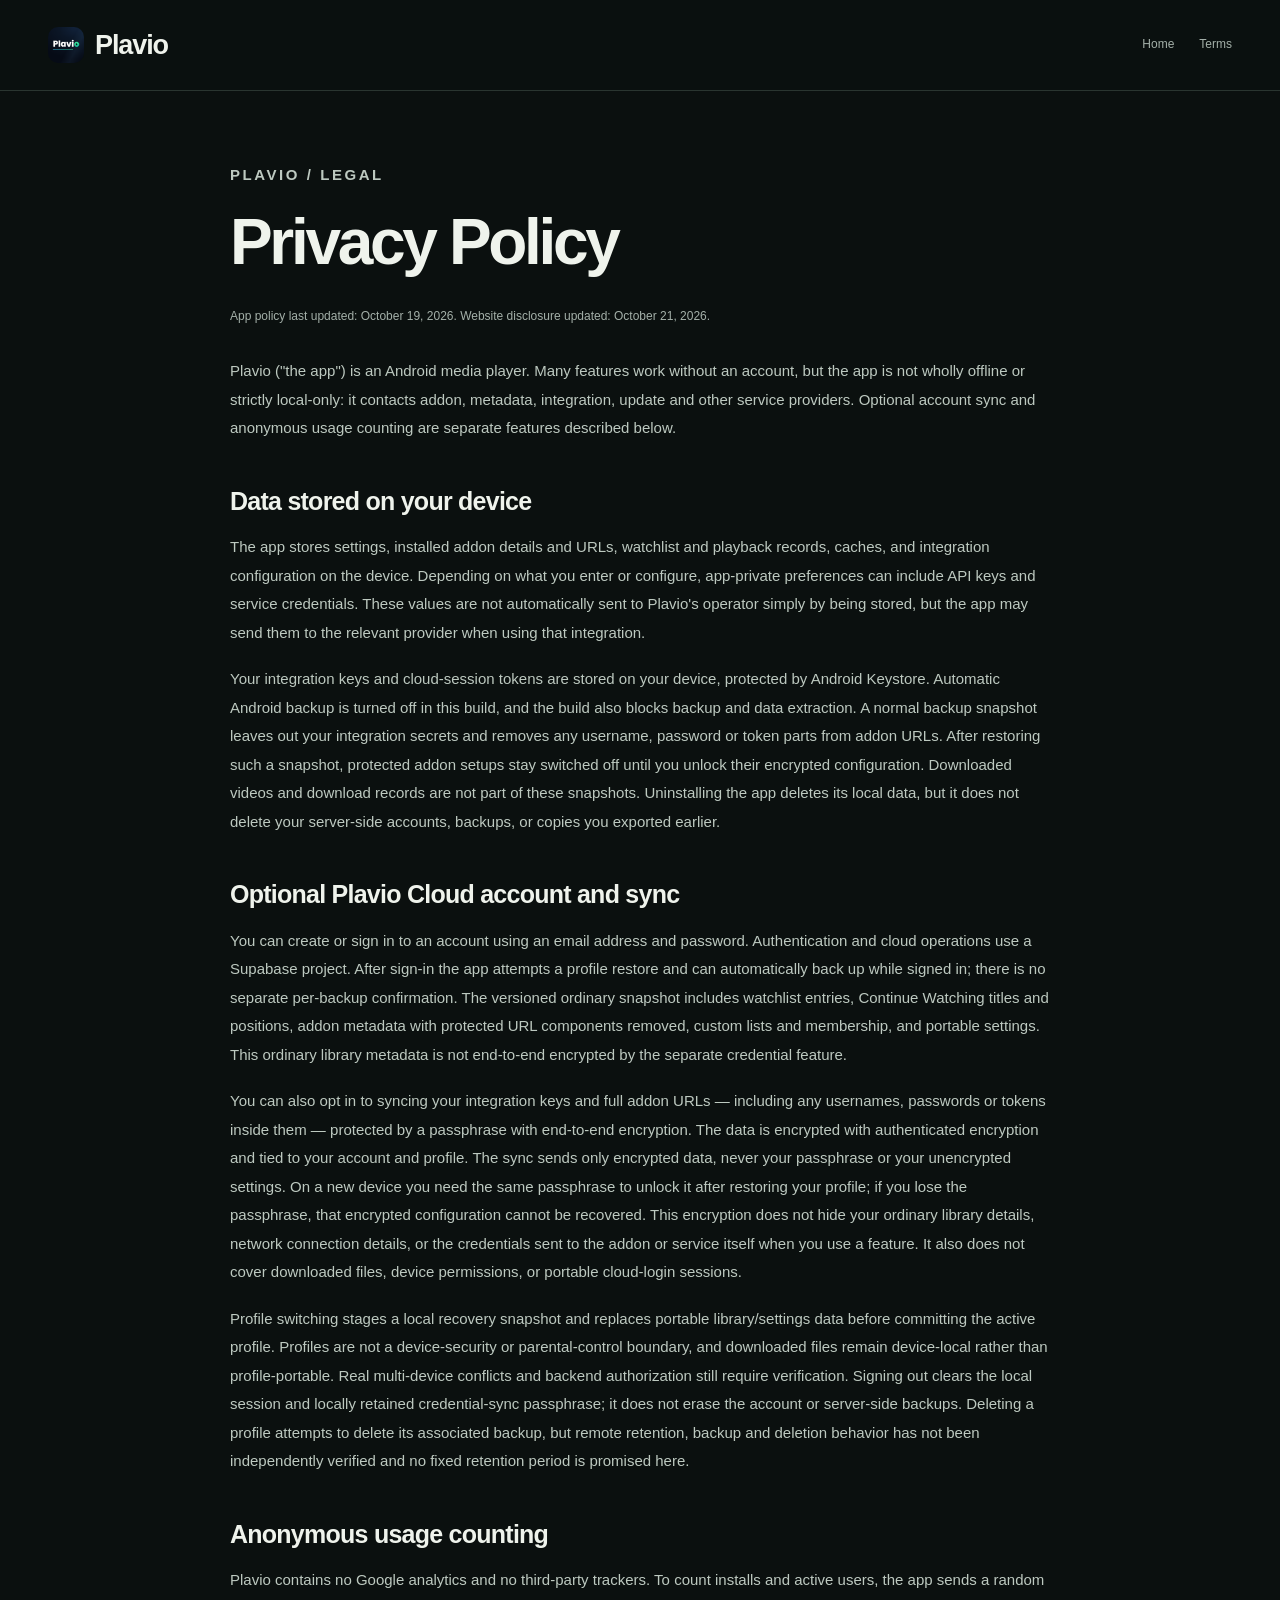
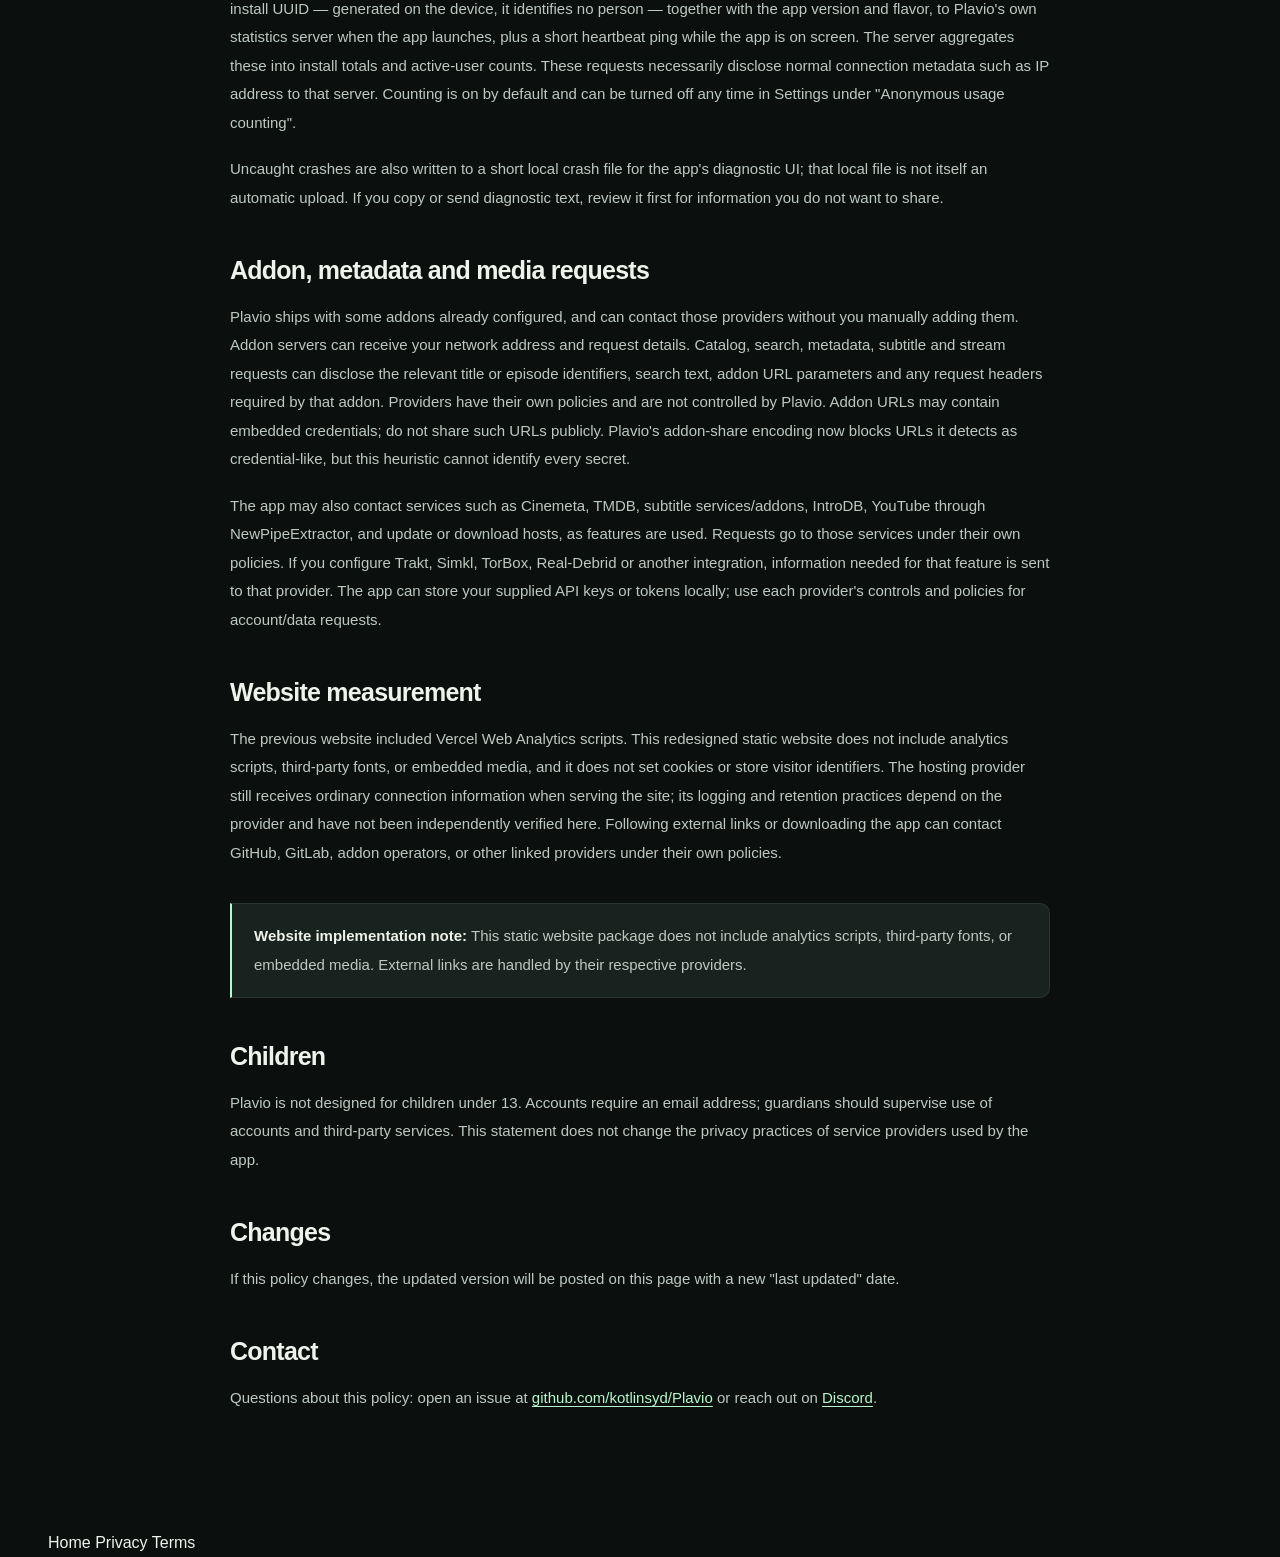
<file: site/privacy.html>
<!doctype html>
<html lang="en">
<head>
  <meta charset="utf-8">
  <meta name="viewport" content="width=device-width, initial-scale=1">
  <title>Privacy Policy — Plavio</title>
  <meta name="description" content="Plavio Privacy Policy: what data the app collects and how it is used.">
  <meta name="robots" content="index, follow">
  <link rel="canonical" href="https://plavio.site/privacy.html">
  <link rel="icon" type="image/png" href="assets/favicon.png">
  <link rel="stylesheet" href="styles.css">
</head>
<body>
  <a class="skip-link" href="#main-content">Skip to content</a>
  <header class="site-header">
    <div class="container nav">
      <a class="brand" href="index.html" aria-label="Plavio home">
        <img src="assets/logo.png" width="36" height="36" alt="">
        <span>Plavio</span>
      </a>
      <nav class="policy-nav" aria-label="Main navigation">
        <a href="index.html">Home</a>
        <a href="terms.html">Terms</a>
      </nav>
    </div>
  </header>

  <main id="main-content" class="container legal">
    <p class="eyebrow">PLAVIO / LEGAL</p>
    <h1>Privacy Policy</h1>
    <p class="updated">App policy last updated: October 19, 2026. Website disclosure updated: October 21, 2026.</p>

    <p>Plavio ("the app") is an Android media player. Many features work without an account, but the app is not wholly offline or strictly local-only: it contacts addon, metadata, integration, update and other service providers. Optional account sync and anonymous usage counting are separate features described below.</p>

    <h2>Data stored on your device</h2>
    <p>The app stores settings, installed addon details and URLs, watchlist and playback records, caches, and integration configuration on the device. Depending on what you enter or configure, app-private preferences can include API keys and service credentials. These values are not automatically sent to Plavio's operator simply by being stored, but the app may send them to the relevant provider when using that integration.</p>
    <p>Your integration keys and cloud-session tokens are stored on your device, protected by Android Keystore. Automatic Android backup is turned off in this build, and the build also blocks backup and data extraction. A normal backup snapshot leaves out your integration secrets and removes any username, password or token parts from addon URLs. After restoring such a snapshot, protected addon setups stay switched off until you unlock their encrypted configuration. Downloaded videos and download records are not part of these snapshots. Uninstalling the app deletes its local data, but it does not delete your server-side accounts, backups, or copies you exported earlier.</p>

    <h2>Optional Plavio Cloud account and sync</h2>
    <p>You can create or sign in to an account using an email address and password. Authentication and cloud operations use a Supabase project. After sign-in the app attempts a profile restore and can automatically back up while signed in; there is no separate per-backup confirmation. The versioned ordinary snapshot includes watchlist entries, Continue Watching titles and positions, addon metadata with protected URL components removed, custom lists and membership, and portable settings. This ordinary library metadata is not end-to-end encrypted by the separate credential feature.</p>
    <p>You can also opt in to syncing your integration keys and full addon URLs — including any usernames, passwords or tokens inside them — protected by a passphrase with end-to-end encryption. The data is encrypted with authenticated encryption and tied to your account and profile. The sync sends only encrypted data, never your passphrase or your unencrypted settings. On a new device you need the same passphrase to unlock it after restoring your profile; if you lose the passphrase, that encrypted configuration cannot be recovered. This encryption does not hide your ordinary library details, network connection details, or the credentials sent to the addon or service itself when you use a feature. It also does not cover downloaded files, device permissions, or portable cloud-login sessions.</p>
    <p>Profile switching stages a local recovery snapshot and replaces portable library/settings data before committing the active profile. Profiles are not a device-security or parental-control boundary, and downloaded files remain device-local rather than profile-portable. Real multi-device conflicts and backend authorization still require verification. Signing out clears the local session and locally retained credential-sync passphrase; it does not erase the account or server-side backups. Deleting a profile attempts to delete its associated backup, but remote retention, backup and deletion behavior has not been independently verified and no fixed retention period is promised here.</p>

    <h2>Anonymous usage counting</h2>
    <p>Plavio contains no Google analytics and no third-party trackers. To count installs and active users, the app sends a random install UUID — generated on the device, it identifies no person — together with the app version and flavor, to Plavio's own statistics server when the app launches, plus a short heartbeat ping while the app is on screen. The server aggregates these into install totals and active-user counts. These requests necessarily disclose normal connection metadata such as IP address to that server. Counting is on by default and can be turned off any time in Settings under "Anonymous usage counting".</p>
    <p>Uncaught crashes are also written to a short local crash file for the app's diagnostic UI; that local file is not itself an automatic upload. If you copy or send diagnostic text, review it first for information you do not want to share.</p>

    <h2>Addon, metadata and media requests</h2>
    <p>Plavio ships with some addons already configured, and can contact those providers without you manually adding them. Addon servers can receive your network address and request details. Catalog, search, metadata, subtitle and stream requests can disclose the relevant title or episode identifiers, search text, addon URL parameters and any request headers required by that addon. Providers have their own policies and are not controlled by Plavio. Addon URLs may contain embedded credentials; do not share such URLs publicly. Plavio's addon-share encoding now blocks URLs it detects as credential-like, but this heuristic cannot identify every secret.</p>
    <p>The app may also contact services such as Cinemeta, TMDB, subtitle services/addons, IntroDB, YouTube through NewPipeExtractor, and update or download hosts, as features are used. Requests go to those services under their own policies. If you configure Trakt, Simkl, TorBox, Real-Debrid or another integration, information needed for that feature is sent to that provider. The app can store your supplied API keys or tokens locally; use each provider's controls and policies for account/data requests.</p>

    <h2>Website measurement</h2>
    <p>The previous website included Vercel Web Analytics scripts. This redesigned static website does not include analytics scripts, third-party fonts, or embedded media, and it does not set cookies or store visitor identifiers. The hosting provider still receives ordinary connection information when serving the site; its logging and retention practices depend on the provider and have not been independently verified here. Following external links or downloading the app can contact GitHub, GitLab, addon operators, or other linked providers under their own policies.</p>
    <aside class="implementation-note" aria-label="Website implementation note">
      <p><strong>Website implementation note:</strong> This static website package does not include analytics scripts, third-party fonts, or embedded media. External links are handled by their respective providers.</p>
    </aside>

    <h2>Children</h2>
    <p>Plavio is not designed for children under 13. Accounts require an email address; guardians should supervise use of accounts and third-party services. This statement does not change the privacy practices of service providers used by the app.</p>

    <h2>Changes</h2>
    <p>If this policy changes, the updated version will be posted on this page with a new "last updated" date.</p>

    <h2>Contact</h2>
    <p>Questions about this policy: open an issue at <a href="https://github.com/kotlinsyd/Plavio">github.com/kotlinsyd/Plavio</a> or reach out on <a href="https://discord.gg/cwzHH3r9pa">Discord</a>.</p>
  </main>

  <footer>
    <div class="container">
      <nav aria-label="Footer navigation">
        <a href="index.html">Home</a>
        <a href="privacy.html" aria-current="page">Privacy</a>
        <a href="terms.html">Terms</a>
      </nav>
    </div>
  </footer>
</body>
</html>
</file>
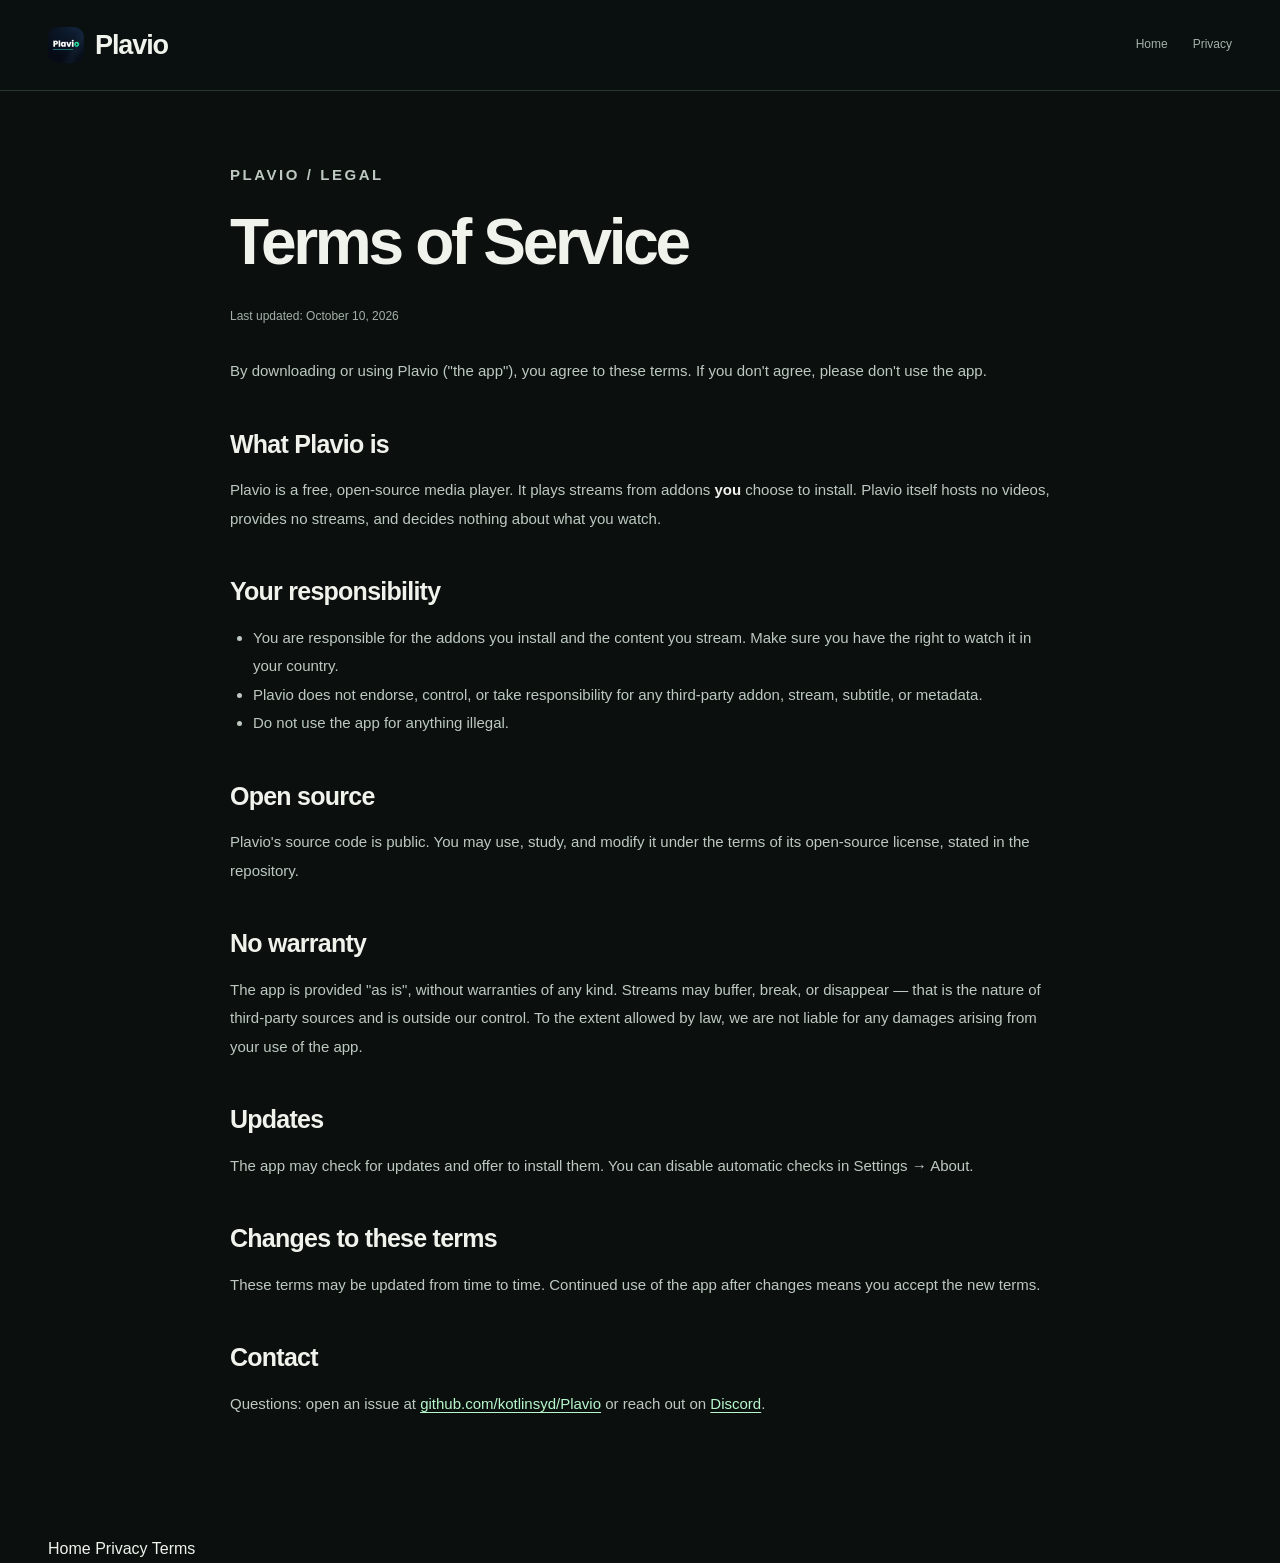
<file: site/terms.html>
<!doctype html>
<html lang="en">
<head>
  <meta charset="utf-8">
  <meta name="viewport" content="width=device-width, initial-scale=1">
  <title>Terms of Service — Plavio</title>
  <meta name="description" content="Plavio Terms of Service: the rules for using the app.">
  <meta name="robots" content="index, follow">
  <link rel="canonical" href="https://plavio.site/terms.html">
  <link rel="icon" type="image/png" href="assets/favicon.png">
  <link rel="stylesheet" href="styles.css">
</head>
<body>
  <a class="skip-link" href="#main-content">Skip to content</a>
  <header class="site-header">
    <div class="container nav">
      <a class="brand" href="index.html" aria-label="Plavio home">
        <img src="assets/logo.png" width="36" height="36" alt="">
        <span>Plavio</span>
      </a>
      <nav class="policy-nav" aria-label="Main navigation">
        <a href="index.html">Home</a>
        <a href="privacy.html">Privacy</a>
      </nav>
    </div>
  </header>

  <main id="main-content" class="container legal">
    <p class="eyebrow">PLAVIO / LEGAL</p>
    <h1>Terms of Service</h1>
    <p class="updated">Last updated: October 10, 2026</p>

    <p>By downloading or using Plavio ("the app"), you agree to these terms. If you don't agree, please don't use the app.</p>

    <h2>What Plavio is</h2>
    <p>Plavio is a free, open-source media player. It plays streams from addons <strong>you</strong> choose to install. Plavio itself hosts no videos, provides no streams, and decides nothing about what you watch.</p>

    <h2>Your responsibility</h2>
    <ul>
      <li>You are responsible for the addons you install and the content you stream. Make sure you have the right to watch it in your country.</li>
      <li>Plavio does not endorse, control, or take responsibility for any third-party addon, stream, subtitle, or metadata.</li>
      <li>Do not use the app for anything illegal.</li>
    </ul>

    <h2>Open source</h2>
    <p>Plavio's source code is public. You may use, study, and modify it under the terms of its open-source license, stated in the repository.</p>

    <h2>No warranty</h2>
    <p>The app is provided "as is", without warranties of any kind. Streams may buffer, break, or disappear — that is the nature of third-party sources and is outside our control. To the extent allowed by law, we are not liable for any damages arising from your use of the app.</p>

    <h2>Updates</h2>
    <p>The app may check for updates and offer to install them. You can disable automatic checks in Settings → About.</p>

    <h2>Changes to these terms</h2>
    <p>These terms may be updated from time to time. Continued use of the app after changes means you accept the new terms.</p>

    <h2>Contact</h2>
    <p>Questions: open an issue at <a href="https://github.com/kotlinsyd/Plavio">github.com/kotlinsyd/Plavio</a> or reach out on <a href="https://discord.gg/cwzHH3r9pa">Discord</a>.</p>
  </main>

  <footer>
    <div class="container">
      <nav aria-label="Footer navigation">
        <a href="index.html">Home</a>
        <a href="privacy.html">Privacy</a>
        <a href="terms.html" aria-current="page">Terms</a>
      </nav>
    </div>
  </footer>
</body>
</html>
</file>
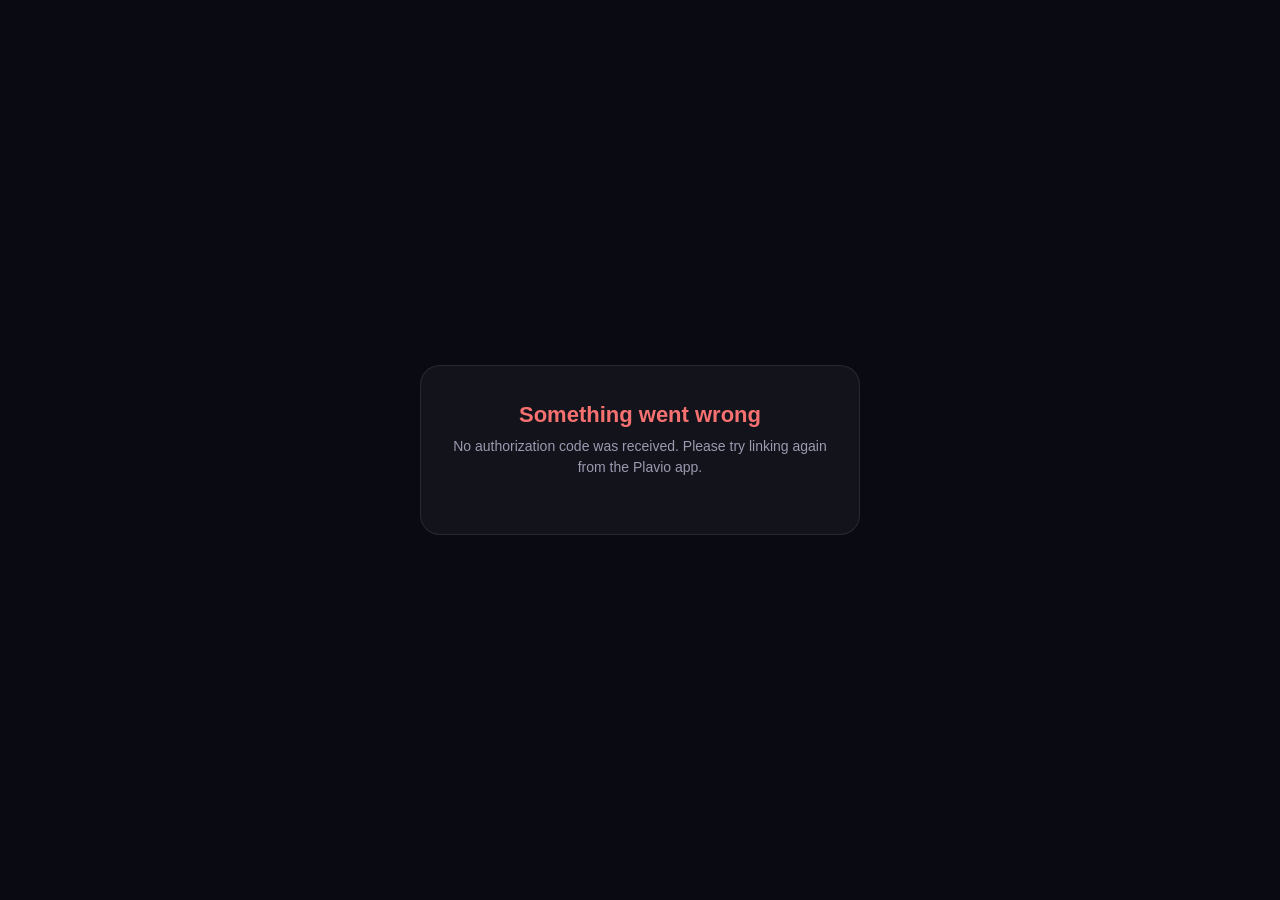
<file: site/trakt-callback.html>
<!DOCTYPE html>
<html lang="en">
<head>
<meta charset="UTF-8">
<meta name="viewport" content="width=device-width, initial-scale=1.0">
<title>Plavio — Trakt connected</title>
<style>
  * { box-sizing: border-box; margin: 0; padding: 0; }
  body {
    font-family: -apple-system, "Segoe UI", Roboto, sans-serif;
    background: #0a0a12; color: #f2f2f7;
    min-height: 100vh; display: flex; align-items: center; justify-content: center;
    padding: 24px;
  }
  .card {
    background: rgba(255,255,255,0.04);
    border: 1px solid rgba(255,255,255,0.09);
    border-radius: 20px; padding: 36px 32px; max-width: 440px; width: 100%;
    text-align: center;
  }
  h1 { font-size: 22px; margin-bottom: 8px; }
  p { color: #9a9ab0; font-size: 14px; margin-bottom: 20px; line-height: 1.5; }
  .code {
    font-family: ui-monospace, monospace; font-size: 20px; letter-spacing: 2px;
    background: #14141f; border: 1px dashed rgba(34,197,94,0.5); color: #22c55e;
    border-radius: 12px; padding: 16px 12px; margin-bottom: 20px;
    word-break: break-all; user-select: all;
  }
  button {
    background: #22c55e; color: #0a0a12; border: none; border-radius: 12px;
    padding: 14px 28px; font-size: 16px; font-weight: 700; cursor: pointer; width: 100%;
  }
  button:active { transform: scale(0.98); }
  .err { color: #f87171; }
</style>
</head>
<body>
<div class="card">
  <h1 id="title">Connecting Trakt…</h1>
  <p id="desc">Finishing up — your code will appear below.</p>
  <div class="code" id="code" style="display:none"></div>
  <button id="copy" style="display:none">Copy code</button>
</div>
<script>
  const q = new URLSearchParams(location.search);
  const code = q.get("code");
  const err = q.get("error");
  const title = document.getElementById("title");
  const desc = document.getElementById("desc");
  const codeEl = document.getElementById("code");
  const copyBtn = document.getElementById("copy");
  if (code) {
    title.textContent = "Trakt connected ✓";
    desc.textContent = "Copy this code and paste it into the Plavio app to finish linking Trakt.";
    codeEl.textContent = code;
    codeEl.style.display = "block";
    copyBtn.style.display = "block";
    copyBtn.onclick = () => {
      navigator.clipboard.writeText(code).then(() => {
        copyBtn.textContent = "Copied!";
        setTimeout(() => copyBtn.textContent = "Copy code", 1500);
      });
    };
  } else {
    title.textContent = "Something went wrong";
    title.classList.add("err");
    desc.textContent = err
      ? "Trakt returned an error: " + err + ". Please try linking again from the Plavio app."
      : "No authorization code was received. Please try linking again from the Plavio app.";
  }
</script>
</body>
</html>
</file>
<file: site/styles.css>
/* Plavio — standalone, dependency-free static website */
:root{color-scheme:dark;--bg:#0b100f;--surface:#121917;--surface-2:#18221e;--text:#eff3ec;--muted:#a4b0a9;--accent:#b7f7cb;--line:#2a3530;--radius:24px;--container:1184px}
*{box-sizing:border-box}html{scroll-behavior:smooth;scroll-padding-top:100px}body{margin:0;background:var(--bg);color:var(--text);font-family:Inter,-apple-system,BlinkMacSystemFont,"Segoe UI",Roboto,Helvetica,Arial,sans-serif;font-size:16px;line-height:1.65;-webkit-font-smoothing:antialiased}a{color:inherit;text-decoration:none}button{font:inherit}img{display:block;max-width:100%;height:auto}svg{width:24px;height:24px;fill:none;stroke:currentColor;stroke-width:1.6;stroke-linecap:round;stroke-linejoin:round;flex-shrink:0}button,a{-webkit-tap-highlight-color:transparent}a,button,summary{touch-action:manipulation}a:focus-visible,button:focus-visible,summary:focus-visible,[tabindex]:focus-visible{outline:3px solid var(--accent);outline-offset:6px}::selection{background:var(--accent);color:var(--bg)}p,h1,h2,h3,figure{margin:0}h1,h2,h3{font-weight:550;line-height:1.08;letter-spacing:-.052em}h2{font-size:clamp(36px,4.2vw,56px)}h3{font-size:28px;letter-spacing:-.035em}.container{width:min(calc(100% - 96px),var(--container));margin-inline:auto}.section{padding-block:108px}.eyebrow{font-size:11px;font-weight:650;letter-spacing:.17em;line-height:1.5;margin-bottom:24px;color:var(--accent)}.muted{color:var(--muted)}.skip-link{position:fixed;top:10px;left:12px;transform:translateY(-150%);padding:12px 20px;background:var(--accent);color:var(--bg);z-index:100}.skip-link:focus{transform:translateY(0)}
.site-header{border-bottom:1px solid var(--line);background:rgba(11,16,15,.96);position:relative;z-index:10}.nav{height:90px;display:flex;align-items:center;justify-content:space-between;gap:24px}.brand{display:inline-flex;align-items:center;gap:11px;font-size:27px;font-weight:650;letter-spacing:-1.1px;line-height:1}.brand img{border-radius:10px;flex-shrink:0}.brand-dot{color:var(--accent)}.desktop-nav{display:flex;align-items:center;gap:30px;font-size:13px;font-weight:500;color:#bec9c2}.desktop-nav a{padding:12px 0}.desktop-nav a:hover,.text-link:hover,.site-footer a:hover{color:var(--accent)}.button{display:inline-flex;align-items:center;justify-content:center;gap:16px;min-height:56px;padding:14px 23px;border:1px solid var(--line);border-radius:9px;font-size:14px;font-weight:650;line-height:1.4;transition:background .18s,transform .18s}.button:hover{background:var(--surface-2);transform:translateY(-2px)}.button-primary{background:var(--accent);border-color:var(--accent);color:#12271b;box-shadow:0 4px 0 #0000001a}.button-primary:hover{background:#cffcdd}.button-small{min-height:43px;padding:10px 18px;font-size:12px}.button-small span{color:var(--accent);font-size:17px}.text-link{display:inline-flex;align-items:center;gap:20px;font-size:14px;font-weight:600;min-height:44px}.text-link span{font-size:20px}.hero{display:grid;grid-template-columns:1.03fr 1fr;gap:30px;align-items:center;padding-block:60px 70px;min-height:780px}.release-pill{display:inline-flex;align-items:center;gap:9px;min-height:34px;padding:6px 12px;border:1px solid var(--line);border-radius:6px;font-size:10px;color:#c8d3cc;letter-spacing:.02em;margin-bottom:42px}.status-dot{display:inline-block;width:6px;height:6px;background:var(--accent);border-radius:50%;flex-shrink:0}.pill-divider{color:#65776a;padding-inline:4px}.hero .eyebrow{margin-bottom:19px}.hero h1{font-size:clamp(58px,6.6vw,88px);letter-spacing:-.065em;line-height:1.025;white-space:nowrap}.hero h1>span{color:var(--accent)}.hero-description{max-width:440px;color:#b5c1b8;line-height:1.8;font-size:16px;margin-top:28px}.hero-actions{display:flex;align-items:center;gap:24px;margin-top:33px}.download-meta{font-size:10px;color:#a2afa7;margin-top:17px;letter-spacing:.015em}.download-meta span{padding-inline:7px}.hero-note{display:flex;align-items:center;gap:14px;margin-top:40px;font-size:12px;line-height:1.7}.hero-note p>span{color:#82958a}.note-line{display:block;width:2px;height:33px;background:var(--accent)}.hero-visual{position:relative;min-height:635px;display:block;isolation:isolate}.hero-visual:before{content:"";position:absolute;inset:40px 0 30px;background:radial-gradient(ellipse at center,#24403466,transparent 68%);z-index:-2}.phone{background:#0b0d12;border:6px solid #2e3932;border-radius:35px;overflow:hidden;box-shadow:0 25px 55px #0008,0 0 0 1px #71817655;position:absolute}.phone img{width:100%;height:auto}.phone-front{width:248px;left:54px;top:56px;transform:rotate(-7deg);z-index:2}.phone-back{width:222px;right:10px;top:112px;transform:rotate(9deg);filter:brightness(.83);z-index:1}.orbit{position:absolute;border:1px solid #293c3166;border-radius:50%;z-index:-1}.orbit-one{width:530px;height:530px;left:-5px;top:44px}.orbit-two{width:640px;height:640px;left:-60px;top:-11px}.visual-label{position:absolute;top:2px;right:21px;display:flex;align-items:center;gap:12px;color:#90a297;font-size:8px;letter-spacing:.18em}.tiny-cross{font-size:24px;font-weight:200;color:var(--accent)}.hero-visual figcaption{position:absolute;bottom:0;left:108px;font-size:10px;color:#96a89b;display:flex;align-items:center;gap:9px}.trust-band{border-block:1px solid var(--line)}.trust-grid{display:grid;grid-template-columns:repeat(4,1fr);padding-block:28px}.trust-grid p{position:relative;display:grid;grid-template-columns:28px 1fr;column-gap:13px;align-items:center;font-size:13px;line-height:1.4;padding-left:26px;border-left:1px solid var(--line)}.trust-grid p:first-child{padding-left:0;border:0}.trust-grid svg{grid-row:span 2;color:var(--accent);width:22px;height:22px}.trust-grid p span{font-size:10px;color:var(--muted);margin-top:5px}.section-heading{display:flex;justify-content:space-between;gap:60px;align-items:flex-end;margin-bottom:46px}.section-heading>p,.section-heading>div>p:not(.eyebrow){max-width:350px;color:var(--muted);font-size:14px;line-height:1.85}.feature-grid{display:grid;grid-template-columns:1fr 1fr;gap:20px}.feature-card{position:relative;overflow:hidden;border:1px solid var(--line);border-radius:var(--radius);padding:32px 34px;min-height:470px;background:var(--surface)}.feature-card>p{font-size:13px;max-width:350px;color:var(--muted);line-height:1.85;margin-top:18px}.card-topline{display:flex;align-items:center;justify-content:space-between;margin-bottom:32px;color:var(--accent)}.feature-number{font-size:9px;letter-spacing:.13em}.card-topline svg{width:20px;height:20px}.feature-card h3{font-size:34px}.player-illustration{margin-top:28px;border-radius:12px;border:1px solid #3e5045;background:linear-gradient(125deg,#283d30,#16231c 70%);height:140px;padding:17px 24px;position:relative}.player-play{display:flex;align-items:center;justify-content:center;width:35px;height:35px;border:1px solid #8aaf98;border-radius:50%;margin:0 auto 14px;font-size:11px;color:#d4f0df;padding-left:2px}.player-track{height:3px;background:#4b6152;position:relative}.player-track>span{position:absolute;height:100%;width:38%;background:var(--accent)}.player-track:after{content:"";position:absolute;background:var(--accent);width:7px;height:7px;border-radius:50%;left:38%;top:-2px}.player-options{display:flex;align-items:center;gap:14px;font-size:8px;color:#bacfc1;margin-top:10px}.illustration-caption{position:absolute;right:12px;bottom:11px;font-size:6px;letter-spacing:.08em;color:#a6bcad}.addon-illustration{display:flex;gap:10px;flex-wrap:wrap;justify-content:center;margin-top:27px;position:relative}.addon-illustration>span{padding:8px 14px;border:1px solid #3a4c40;border-radius:7px;font-size:10px;color:#b4c7ba;background:#1c2a21}.addon-center{width:100%;display:flex;align-items:center;justify-content:center;gap:13px;font-size:12px;color:#c0d3c5;margin-top:12px}.addon-center img{border-radius:12px}.feature-compact{padding:25px 15px 0 0;display:flex;gap:20px}.compact-icon{width:44px;height:44px;display:grid;place-items:center;background:var(--surface-2);border-radius:12px;color:var(--accent);font-size:25px;flex-shrink:0}.feature-compact h3{font-size:19px;letter-spacing:-.025em;margin:1px 0 10px}.feature-compact p{max-width:380px;font-size:13px;color:var(--muted);line-height:1.8}.gallery-section{padding-block:60px 80px;background:#101613;border-block:1px solid var(--line)}.gallery-hint{margin-top:18px;font-size:11px!important;color:var(--accent)!important}.gallery-hint span{padding-left:15px}.gallery-track{display:flex;gap:27px;overflow:auto;padding:7px 6px 20px;scroll-snap-type:x mandatory;scrollbar-color:#526557 transparent;scrollbar-width:thin}.gallery-track figure{flex:0 0 calc((100% - 108px)/5);min-width:180px;scroll-snap-align:start}.gallery-frame{border:4px solid #344139;border-radius:23px;overflow:hidden;box-shadow:0 9px 22px #0004}.gallery-frame img{width:100%}.gallery-track figcaption{display:flex;gap:16px;align-items:center;font-size:12px;margin-top:20px;color:#d5dfd7}.gallery-track figcaption>span{font-size:8px;color:#899e90}.gallery-disclaimer{font-size:10px;color:#9aaca0;margin-top:14px}.addons-section{background:#e8eee4;color:#14231a;padding-block:100px;--accent:#2c6541;--muted:#506255;--line:#c3d0c0}.addons-section .eyebrow{color:#3a6347}.addons-section h2{color:#14231a}.addon-cards{display:grid;grid-template-columns:1fr 1fr;gap:22px}.addon-card{border:1px solid #c4d2c2;border-radius:19px;background:#f6f9f1;padding:30px}.addon-hd{background:#dce8d6}.addon-card-heading{display:flex;align-items:center;justify-content:space-between;margin-bottom:30px}.addon-symbol{font-size:18px;letter-spacing:-.06em;display:grid;place-items:center;border:1px solid #a8bba9;border-radius:13px;width:46px;height:46px;background:#f7faf388}.badge{font-size:8px;letter-spacing:.12em;color:#506b55;border:1px solid #b7c7b5;padding:5px 8px;border-radius:4px}.addon-card h3{font-size:29px}.addon-card>p{font-size:13px;color:#506255;margin-top:16px;max-width:400px;line-height:1.85}.manifest-box{display:flex;gap:8px;align-items:center;margin-top:27px;padding:10px 10px 10px 14px;background:#e7eee2;border-radius:8px;border:1px solid #bdcdb9}.manifest-box code{font-size:10px;line-height:1.8;overflow-wrap:anywhere;flex:1;color:#24492d}.copy-button{border:0;background:#fff;color:#1c3b25;padding:10px 12px;border-radius:5px;font-size:10px;min-height:40px;cursor:pointer;white-space:nowrap}.copy-button:hover{background:#d1e0cb}.copy-button span{margin-left:6px}.addon-card>p.addon-footnote{font-size:10px;margin-top:18px}.button-dark{margin-top:27px;background:#193523;color:#eef6e9;border-color:#193523;min-height:54px}.button-dark:hover{background:#2c5034}.addons-disclaimer{font-size:11px;color:#506255;max-width:860px;line-height:1.8;margin-top:28px}.addons-section :focus-visible{outline-color:#235d36}.install-section{display:grid;grid-template-columns:1fr 1.1fr;gap:100px}.install-intro>p:not(.eyebrow){font-size:14px;color:var(--muted);margin-top:25px;max-width:310px}.install-intro .text-link{margin-top:20px;color:var(--accent)}.install-steps{list-style:none;margin:0;padding:0}.install-steps li{display:flex;gap:26px;padding-block:28px;border-top:1px solid var(--line)}.install-steps li:first-child{padding-top:0;border-top:0}.install-steps li:last-child{padding-bottom:0}.step-number{display:grid;place-items:center;width:38px;height:38px;border:1px solid var(--line);border-radius:50%;flex-shrink:0;font-size:10px;color:var(--accent)}.install-steps h3{font-size:18px;letter-spacing:-.025em;margin:7px 0 14px}.install-steps p{font-size:13px;color:var(--muted);max-width:400px;line-height:1.85}.release-section{display:grid;grid-template-columns:1fr 1.1fr;gap:100px;border-block:1px solid var(--line);padding-block:43px}.release-section h2{font-size:35px}.release-section .eyebrow{font-size:9px;margin-bottom:15px}.release-section>div>p:not(.eyebrow){font-size:13px;line-height:1.85}.release-section .muted{margin-top:12px;font-size:11px!important}.release-section .text-link{margin-top:13px;font-size:12px;color:var(--accent)}.faq-section{display:grid;grid-template-columns:1fr 1.1fr;gap:100px}.faq-list{border-top:1px solid var(--line)}details{border-bottom:1px solid var(--line)}summary{list-style:none;cursor:pointer;display:flex;justify-content:space-between;align-items:center;gap:20px;padding:25px 0;font-size:14px;font-weight:550;line-height:1.6}summary::-webkit-details-marker{display:none}summary>span{color:var(--accent);font-size:23px;font-weight:300;transition:transform .2s}details[open] summary>span{transform:rotate(45deg)}.faq-answer{padding:0 30px 26px 0;font-size:13px;line-height:1.9;color:var(--muted)}.faq-answer a{text-decoration:underline;color:var(--text);text-underline-offset:4px}.download-section{border-block:1px solid var(--line);background:#15241b;position:relative;overflow:hidden}.download-section:before,.download-section:after{content:"";position:absolute;width:650px;height:650px;border:1px solid #304936;border-radius:50%;top:25px;left:-435px;pointer-events:none}.download-section:after{left:auto;right:-435px}.download-inner{position:relative;text-align:center;padding-block:75px 70px}.download-inner>img{margin:0 auto 30px;border-radius:21px;box-shadow:0 6px 30px #0004}.download-inner .eyebrow{font-size:9px;margin-bottom:20px}.download-inner h2{font-size:clamp(38px,4.6vw,60px)}.download-inner>p:not(.eyebrow){margin-top:22px;font-size:13px;color:#b5cbb9}.download-inner>.button{margin-top:30px}.download-alternatives{display:flex;justify-content:center;align-items:center;gap:18px;margin-top:20px;font-size:11px;color:#bfd4c2}.download-alternatives a{padding-block:6px}.download-alternatives a:hover{text-decoration:underline}.download-alternatives>span{color:#718d78}.download-inner p.download-note{font-size:10px;color:#a3bba9;line-height:2;margin-top:22px}.download-note a{text-decoration:underline;text-underline-offset:3px}.site-footer{padding-top:55px}.footer-top{display:flex;justify-content:space-between;gap:30px;padding-bottom:45px}.footer-top p{font-size:12px;margin-top:20px;color:#c0cfc3;line-height:1.9}.footer-top p span{color:#8da092}.footer-top nav{display:grid;grid-template-columns:repeat(2,1fr);column-gap:48px;align-content:start;font-size:12px;padding-top:8px}.footer-top nav a{min-height:40px}.footer-bottom{border-top:1px solid var(--line);display:flex;justify-content:space-between;gap:30px;padding-block:22px;font-size:10px;color:#8fa395}.footer-bottom nav{display:flex;gap:24px}.footer-bottom a{padding-block:6px}.toast{position:fixed;bottom:24px;left:50%;transform:translate(-50%,15px);opacity:0;visibility:hidden;z-index:50;background:var(--accent);color:#14231a;padding:12px 20px;border-radius:8px;font-size:13px;box-shadow:0 8px 30px #0006;transition:opacity .2s,transform .2s;width:max-content;max-width:calc(100% - 32px)}.toast.visible{opacity:1;visibility:visible;transform:translate(-50%,0)}[hidden]{display:none!important}
/* Shared policy documents. Published text is preserved. */
.legal{max-width:820px;padding-block:70px 100px;overflow-wrap:anywhere}.legal h1{font-size:clamp(38px,6vw,64px);margin:0 0 28px}.legal h2{font-size:25px;letter-spacing:-.03em;line-height:1.3;margin:42px 0 16px}.legal h3{font-size:20px;margin:25px 0 12px}.legal p,.legal li{font-size:15px;color:#bdc9c0;line-height:1.9}.legal p{margin-bottom:18px}.legal ul,.legal ol{padding-left:23px}.legal a{color:var(--accent);text-decoration:underline;text-underline-offset:3px}.legal strong{color:var(--text)}.legal .muted{color:#8fa395;font-size:12px}.legal code{font-size:.85em;overflow-wrap:anywhere}.legal .implementation-note{background:var(--surface-2);border-left:2px solid var(--accent);padding:18px 22px;border-radius:0 10px 10px 0;margin-top:36px}.legal-footer{border-top:1px solid var(--line);padding-block:24px;display:flex;gap:26px;font-size:12px;color:var(--muted)}
@media(min-width:1440px){.hero{gap:65px}.hero-visual{margin-right:12px}.phone-front{left:64px}.phone-back{right:0}}
@media(max-width:1100px){.container{width:calc(100% - 64px)}.hero{min-height:690px;gap:15px;padding-block:50px}.hero h1{font-size:clamp(55px,6.8vw,75px)}.hero-description{font-size:14px;max-width:370px}.hero-actions{gap:18px;flex-wrap:wrap}.hero-actions .button{padding-inline:18px;font-size:12px}.hero .text-link{font-size:12px}.hero-visual{min-height:580px}.phone-front{width:220px;left:25px;top:60px}.phone-back{width:196px;right:0;top:120px}.orbit-one{width:390px;height:390px;top:100px;left:0}.orbit-two{width:470px;height:470px;top:60px;left:-40px}.visual-label{right:0;font-size:6px;top:14px}.hero-visual figcaption{left:55px;bottom:0}.trust-grid p{padding-left:17px;column-gap:8px;font-size:11px}.trust-grid p span{font-size:9px}.feature-card{padding:27px;min-height:470px}.feature-card h3{font-size:31px}.section-heading{gap:40px}.section-heading>p,.section-heading>div>p:not(.eyebrow){max-width:300px}.install-section,.release-section,.faq-section{gap:60px}.gallery-track figure{min-width:178px}.addon-illustration>span{padding-inline:10px}.manifest-box{padding-left:10px}.manifest-box code{font-size:9px}}
@media(max-width:800px){.container{width:calc(100% - 48px)}.nav{height:76px}.desktop-nav{gap:19px;font-size:11px}.brand{font-size:24px}.brand img{width:34px;height:34px}.hero{grid-template-columns:1fr 1fr;gap:10px;min-height:660px}.hero h1{font-size:54px}.release-pill{font-size:8px;gap:6px;margin-bottom:34px}.hero-description{font-size:13px}.hero .eyebrow{font-size:9px}.hero-actions{gap:10px;margin-top:25px}.hero-actions .text-link{display:none}.download-meta{font-size:8px;line-height:1.9}.hero-note{margin-top:28px;font-size:10px}.hero-visual{min-height:510px}.phone-front{width:190px;left:10px;top:65px;border-width:5px;border-radius:28px}.phone-back{width:164px;top:129px;right:-2px;border-width:4px;border-radius:25px}.orbit-one{width:315px;height:315px;left:-10px;top:110px}.orbit-two{width:380px;height:380px;left:-42px;top:77px}.hero-visual figcaption{font-size:8px;left:28px;bottom:0}.visual-label{top:26px;font-size:5px}.section{padding-block:80px}.section-heading{gap:30px}.section-heading>p,.section-heading>div>p:not(.eyebrow){max-width:270px;font-size:12px}.eyebrow{font-size:9px;margin-bottom:18px}.feature-card{padding:23px;min-height:460px}.feature-card h3{font-size:28px}.feature-card>p{font-size:12px}.card-topline{margin-bottom:26px}.feature-number{font-size:8px}.player-illustration{padding-inline:14px}.illustration-caption{font-size:5px}.addon-illustration{gap:7px}.addon-illustration>span{font-size:8px;padding-inline:8px}.trust-grid{grid-template-columns:1fr 1fr;gap:25px;padding-block:25px}.trust-grid p{padding-left:0;border:0}.trust-grid p:nth-child(even){border-left:1px solid var(--line);padding-left:30px}.trust-grid p span{font-size:10px}.trust-grid p{font-size:12px}.addon-cards{gap:16px}.addon-card{padding:23px}.addon-card-heading{margin-bottom:24px}.addon-card h3{font-size:25px}.addon-card>p{font-size:12px}.manifest-box{flex-wrap:wrap;gap:10px}.manifest-box code{flex-basis:100%;font-size:10px}.copy-button{width:100%}.addons-section{padding-block:80px}.install-section,.release-section,.faq-section{gap:45px;grid-template-columns:1fr 1.2fr}.install-intro>p:not(.eyebrow){font-size:12px}.install-steps li{gap:16px}.install-steps h3{font-size:16px}.install-steps p{font-size:12px}.release-section h2{font-size:30px}.release-section>div>p:not(.eyebrow){font-size:12px}.release-section .eyebrow{font-size:8px}.faq-section summary{font-size:12px}.faq-answer{font-size:12px}.download-section:before{left:-530px}.download-section:after{right:-530px}}
@media(max-width:640px){html{scroll-padding-top:25px}.container{width:calc(100% - 40px)}.nav{height:72px;gap:16px}.desktop-nav{display:none}.button-small{padding:9px 14px;min-height:40px;font-size:11px}.brand{font-size:25px}.hero{display:flex;flex-direction:column;padding-top:34px;padding-bottom:40px;gap:30px;min-height:0;overflow:clip}.hero-copy{width:100%}.release-pill{font-size:9px;padding:5px 9px;min-height:32px;margin-bottom:32px}.hero .eyebrow{font-size:9px;margin-bottom:17px}.hero h1{font-size:clamp(44px,11.5vw,70px);line-height:1.05;letter-spacing:-.065em}.hero-description{font-size:14px;margin-top:22px;line-height:1.85;max-width:440px}.hero-actions{margin-top:26px;gap:15px;flex-wrap:nowrap}.hero-actions .button{font-size:13px;min-height:56px;padding-inline:18px;flex:1}.hero-actions .text-link{display:inline-flex;font-size:11px;gap:8px}.hero-actions .button svg{width:19px;height:19px}.download-meta{font-size:9px;margin-top:14px}.download-meta span{padding-inline:4px}.hero-note{display:none}.hero-visual{width:min(100%,420px);min-height:510px;margin-top:4px}.phone-front{width:207px;left:28px;top:26px;border-width:5px;border-radius:29px}.phone-back{width:180px;right:13px;top:78px;border-width:4px;border-radius:27px}.visual-label{font-size:6px;top:0;right:7px}.tiny-cross{font-size:17px}.hero-visual figcaption{left:80px;bottom:-2px;font-size:9px}.orbit-one{width:330px;height:330px;left:5px;top:69px}.orbit-two{width:420px;height:420px;left:-40px;top:24px}.trust-grid{padding-block:27px;column-gap:18px;row-gap:27px}.trust-grid p{font-size:11px;grid-template-columns:23px 1fr;column-gap:10px}.trust-grid p span{font-size:8px}.trust-grid p:nth-child(even){padding-left:18px}.trust-grid svg{width:19px;height:19px}.section{padding-block:66px}.section-heading{display:block;margin-bottom:32px}.section-heading>p,.section-heading>div>p:not(.eyebrow){font-size:13px;max-width:100%;margin-top:22px;line-height:1.85}.section-heading>div>p.eyebrow{margin-top:0}.eyebrow{font-size:9px;margin-bottom:18px}h2{font-size:40px;line-height:1.12}.feature-grid{grid-template-columns:1fr;gap:17px}.feature-card{padding:26px;min-height:0;border-radius:20px}.feature-card h3{font-size:32px}.feature-card>p{font-size:13px;max-width:100%}.feature-number{font-size:8px}.player-illustration{height:145px;margin-top:25px}.illustration-caption{font-size:6px}.player-options{font-size:9px}.addon-illustration{margin-top:27px;gap:12px;margin-bottom:2px}.addon-illustration>span{padding:8px 16px;font-size:9px}.addon-center{margin-top:7px}.feature-compact{padding:18px 0 8px;gap:17px}.feature-compact p{font-size:12px}.feature-compact h3{font-size:18px}.compact-icon{width:39px;height:39px;font-size:23px}.gallery-section{padding-block:60px 50px}.gallery-section .section-heading{margin-bottom:26px}.gallery-track{width:100%;padding-left:20px;padding-right:20px;gap:20px;scroll-padding-left:20px}.gallery-track figure{min-width:0;flex-basis:61%;flex-shrink:0}.gallery-frame{border-radius:25px}.gallery-track figcaption{font-size:12px;margin-top:15px}.gallery-disclaimer{font-size:9px;line-height:1.8}.gallery-hint{font-size:10px!important;margin-top:12px!important}.addons-section{padding-block:65px}.addon-cards{grid-template-columns:1fr;gap:18px}.addon-card{padding:25px}.addon-card h3{font-size:29px}.addon-card>p{font-size:13px}.manifest-box{flex-wrap:nowrap;padding:9px 9px 9px 12px}.manifest-box code{flex-basis:auto;font-size:9px}.copy-button{width:auto;min-height:42px;font-size:10px}.addon-card-heading{margin-bottom:27px}.addon-card>p.addon-footnote{font-size:10px}.button-dark{font-size:13px;min-height:52px}.addons-disclaimer{font-size:10px;margin-top:23px;line-height:1.9}.install-section,.release-section,.faq-section{grid-template-columns:1fr;gap:35px}.install-intro>p:not(.eyebrow){font-size:13px;max-width:100%;margin-top:21px}.install-intro .text-link{font-size:13px;margin-top:14px}.install-steps{margin-top:1px}.install-steps li{padding-block:25px;gap:20px}.install-steps li:first-child{padding-top:0}.install-steps h3{font-size:18px;margin-top:7px}.install-steps p{font-size:13px}.step-number{width:36px;height:36px;font-size:9px}.release-section{padding-block:32px;gap:22px}.release-section h2{font-size:33px}.release-section>div>p:not(.eyebrow){font-size:13px}.release-section .eyebrow{font-size:9px}.faq-section{gap:32px}.faq-section h2 br{display:none}.faq-section summary{font-size:13px;padding-block:23px}.faq-answer{font-size:13px;padding-right:12px}.download-inner{padding-block:60px 50px}.download-inner>img{width:64px;height:64px;border-radius:17px;margin-bottom:25px}.download-inner h2{font-size:39px}.download-inner .eyebrow{font-size:8px}.download-inner>p:not(.eyebrow){font-size:12px;margin-top:20px}.download-inner>.button{width:100%;max-width:340px;font-size:13px}.download-alternatives{font-size:10px;gap:15px}.download-inner p.download-note{font-size:9px;line-height:2}.download-section:before{width:480px;height:480px;left:-420px;top:35px}.download-section:after{width:480px;height:480px;right:-420px;top:35px}.site-footer{padding-top:38px}.footer-top{padding-bottom:30px;gap:25px}.footer-top nav{column-gap:18px;font-size:10px}.footer-top p{font-size:10px;margin-top:18px}.footer-top .brand{font-size:24px}.footer-bottom{font-size:9px;gap:17px;display:block;padding-block:18px}.footer-bottom p{max-width:280px}.footer-bottom nav{gap:25px;margin-top:15px}.footer-bottom a{display:inline-flex;min-height:30px;align-items:center}.legal{padding-block:45px 60px}.legal p,.legal li{font-size:14px}.legal h2{font-size:23px}.legal .eyebrow{font-size:9px}.legal-footer{font-size:11px;gap:20px}.legal-header .nav{gap:12px}.legal-header .button{font-size:11px}}
@media(max-width:360px){.hero h1{font-size:44px}.hero-actions .text-link{display:none}.hero-actions .button{width:100%;font-size:13px}.hero-visual{min-height:465px}.phone-front{width:186px;left:21px}.phone-back{width:163px;right:9px}.hero-visual figcaption{left:55px}.trust-grid p:nth-child(even){padding-left:13px}.trust-grid p{column-gap:7px;font-size:10px}.trust-grid p span{font-size:7px}.manifest-box{flex-wrap:wrap}.manifest-box code{flex-basis:100%}.copy-button{width:100%}.addon-illustration{gap:7px}.addon-illustration>span{padding-inline:11px}.footer-top{flex-direction:column}.footer-top nav{display:flex;justify-content:space-between;gap:10px;font-size:11px}}
@media(prefers-reduced-motion:reduce){html{scroll-behavior:auto}*,*:before,*:after{animation:none!important;transition:none!important}}

.policy-nav{display:flex;align-items:center;gap:25px;font-size:12px;color:var(--muted)}.policy-nav a{display:inline-flex;align-items:center;min-height:44px}.policy-nav a:hover{color:var(--accent)}.legal .updated{font-size:12px;color:var(--muted);margin-bottom:30px}.legal aside{border:1px solid var(--line);border-radius:12px;padding:22px;background:var(--surface-2);margin-top:32px}.legal aside p:last-child{margin-bottom:0}.legal aside h2{margin-top:0}
@media(max-width:640px){.policy-nav{gap:19px;font-size:11px}}

/* Keep rotated device frames inside the layout at intermediate widths. */
.hero{overflow:clip}

/* Current six-screen gallery: preserve every screenshot's full aspect ratio. */
.gallery-track{gap:25px;scroll-padding-inline:6px;padding-bottom:24px}
.gallery-track figure{flex:0 0 24%;min-width:238px}
.gallery-frame img{height:auto;aspect-ratio:1080 / 2198;object-fit:contain}
.gallery-track figcaption{align-items:flex-start;gap:13px;line-height:1.55;margin-top:18px}
.gallery-track figcaption>span{padding-top:4px}
.gallery-track figcaption strong{font-size:13px;font-weight:600;letter-spacing:-.01em}
.gallery-track figcaption p{font-size:10px;color:var(--muted);line-height:1.7;margin-top:5px}
@media(max-width:1100px){.gallery-track figure{flex-basis:31%;min-width:218px}}
@media(max-width:800px){.gallery-track figure{flex-basis:37%;min-width:210px}}
@media(max-width:640px){.gallery-track{gap:20px;scroll-padding-inline:20px}.gallery-track figure{flex-basis:69%;min-width:0}.gallery-track figcaption{margin-top:15px}.gallery-track figcaption strong{font-size:13px}.gallery-track figcaption p{font-size:10px}.hero-visual{min-height:480px}}
@media(max-width:360px){.hero-visual{min-height:440px}}
</file>
